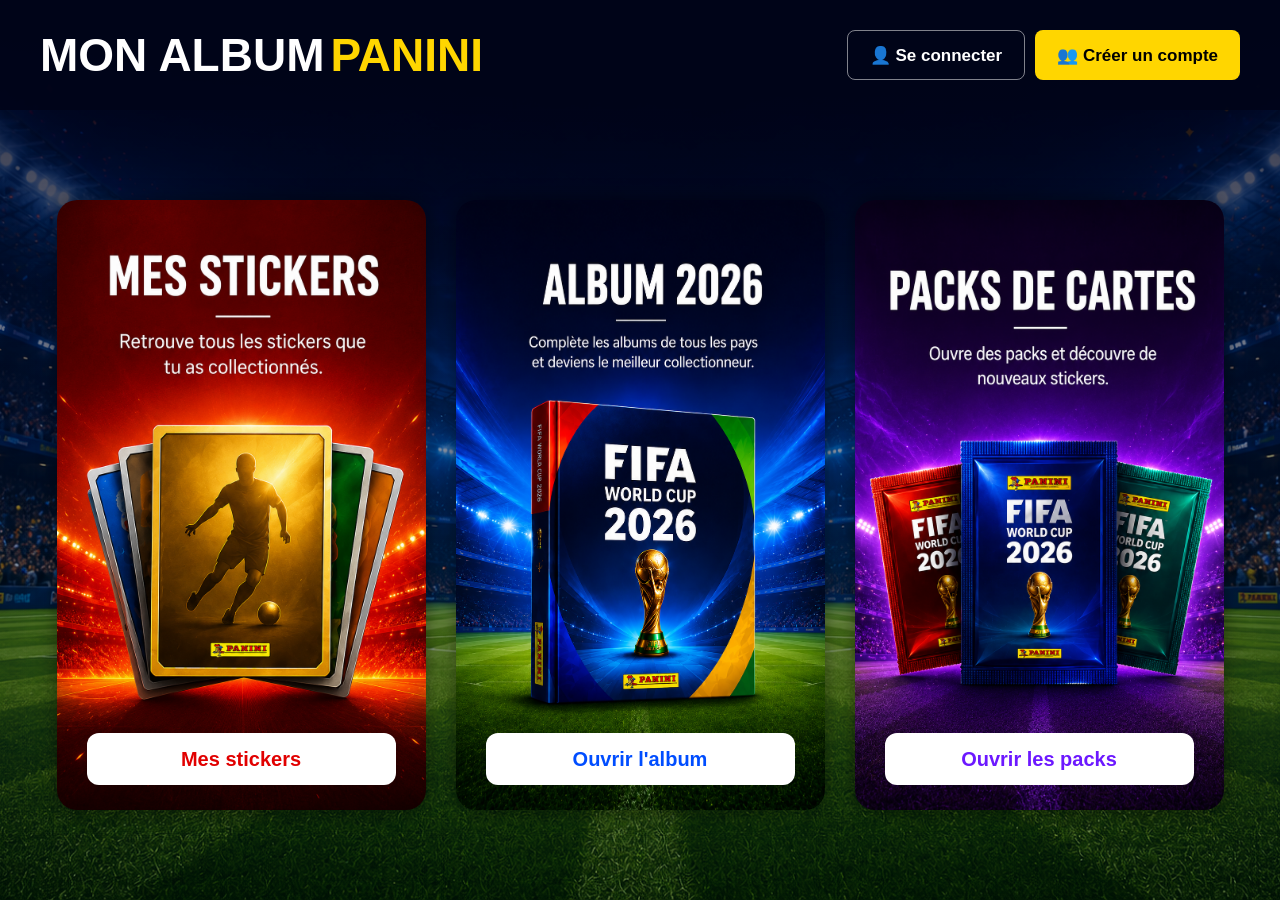
<file: index.html>
<!DOCTYPE html>
<html lang="fr">

<head>
  <meta charset="UTF-8">
  <meta name="viewport" content="width=device-width, initial-scale=1.0">
  <title>Mon Album Panini</title>

  <link rel="stylesheet" href="css/style.css">
</head>

<body>

<header>

  <!-- Titre centré -->
  <div class="logo-text">
    <span>MON ALBUM</span>
    <strong>PANINI</strong>
  </div>

  <!-- Boutons à droite -->
  <div class="header-buttons">

    <button class="btn-login" onclick="window.location.href='login.html'">
      👤 Se connecter
    </button>

    <button class="btn-register" onclick="window.location.href='register.html'">
      👥 Créer un compte
    </button>

  </div>

</header>

<main>

  <div class="card stickers">
    <button onclick="window.location.href='stickers.html'">
      Mes stickers
    </button>
  </div>

  <div class="card album">
    <button onclick="window.location.href='album.html'">
      Ouvrir l'album
    </button>
  </div>

  <div class="card packs">
    <button onclick="window.location.href='packs.html'">
      Ouvrir les packs
    </button>
  </div>

</main>

</body>
</html>
</file>
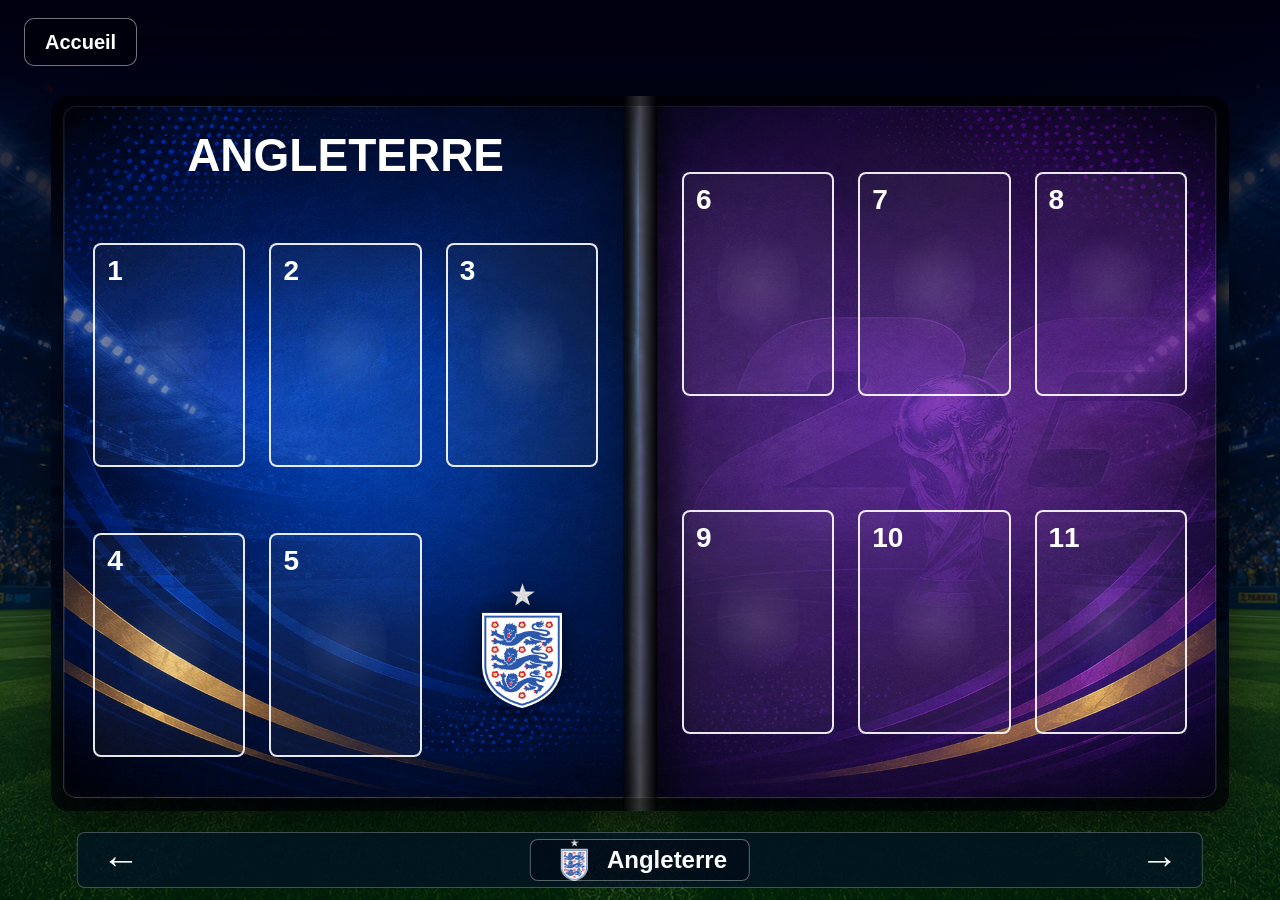
<file: album.html>
<!DOCTYPE html>
<html lang="fr">
<head>
    <meta charset="UTF-8">
    <meta name="viewport" content="width=device-width, initial-scale=1.0">
    <title>Album 2026</title>
    <link rel="stylesheet" href="css/album.css">
</head>
<body>

<a href="index.html" class="back-btn">Accueil</a>

<section class="album-wrapper">
    <div class="book">

        <div class="page page-left">

            <div class="team-header">
                <h1 id="team-name">France</h1>
            </div>

            <div class="stickers-grid left-grid" id="left-grid"></div>

        </div>

        <div class="page page-right">

            <div class="stickers-grid right-grid" id="right-grid"></div>

        </div>

    </div>
</section>

<nav class="album-nav">

    <button id="prev-team">←</button>

    <button id="team-selector">
        <img id="nav-flag" src="images/france.png" alt="Écusson">
        <span id="nav-team">France</span>
    </button>

    <button id="next-team">→</button>

</nav>

<div class="country-menu" id="country-menu"></div>

<script src="js/album.js"></script>

</body>
</html>
</file>
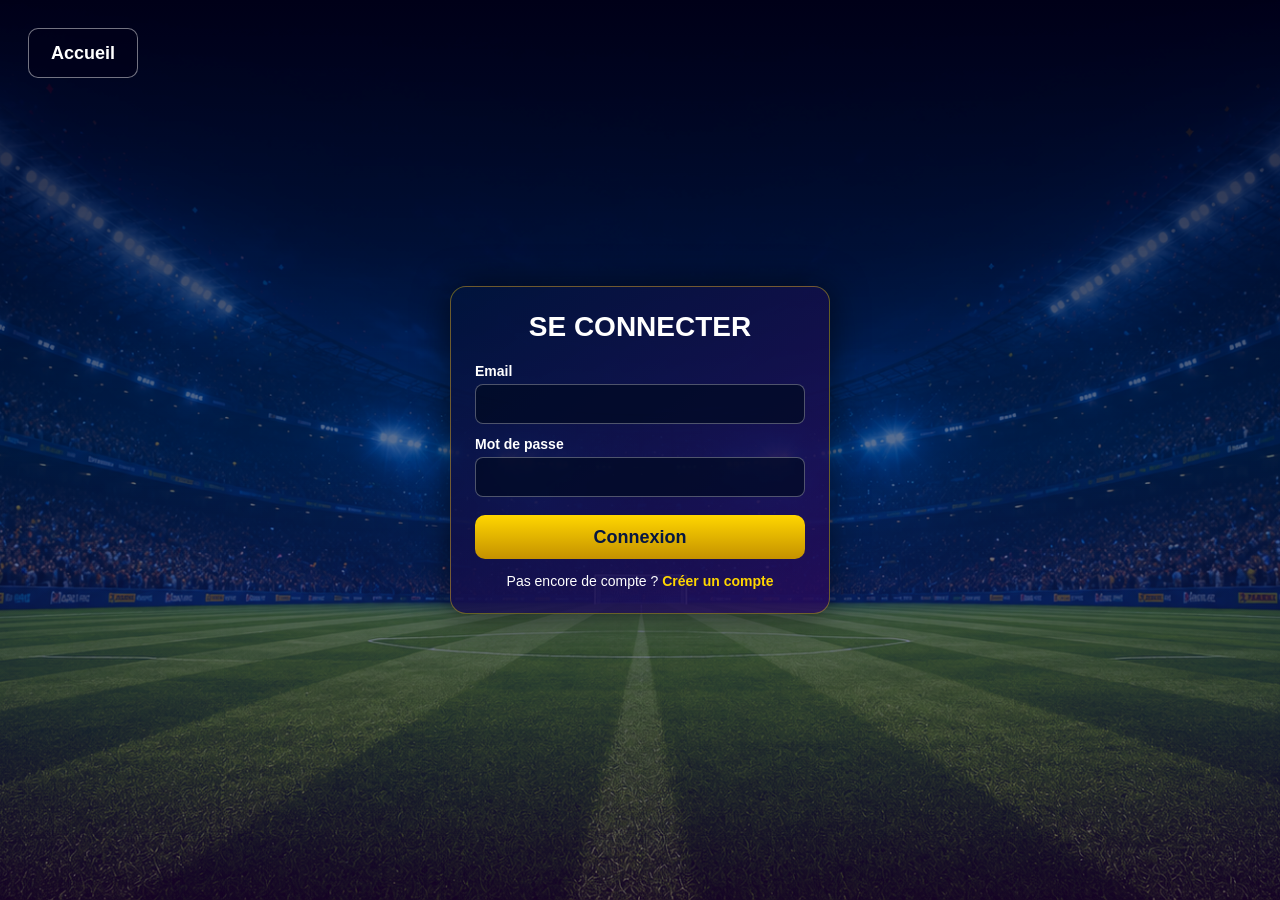
<file: login.html>
<!DOCTYPE html>
<html lang="fr">
<head>
    <meta charset="UTF-8">
    <meta name="viewport" content="width=device-width, initial-scale=1.0">
    <title>Connexion</title>
    <link rel="stylesheet" href="css/auth.css">
</head>
<body>

<a href="index.html" class="back-btn">Accueil</a>

<main class="auth-page">

    <form class="auth-card" id="login-form">

        <h1>SE CONNECTER</h1>

        <div class="input-group">
            <label for="email">Email</label>
            <input type="email" id="email" name="email" required>
        </div>

        <div class="input-group">
            <label for="motDePasse">Mot de passe</label>
            <input type="password" id="motDePasse" name="motDePasse" required>
        </div>

        <button type="submit">Connexion</button>

        <p>
            Pas encore de compte ?
            <a href="register.html">Créer un compte</a>
        </p>

    </form>

</main>

<script src="js/login.js"></script>
</body>
</html>
</file>
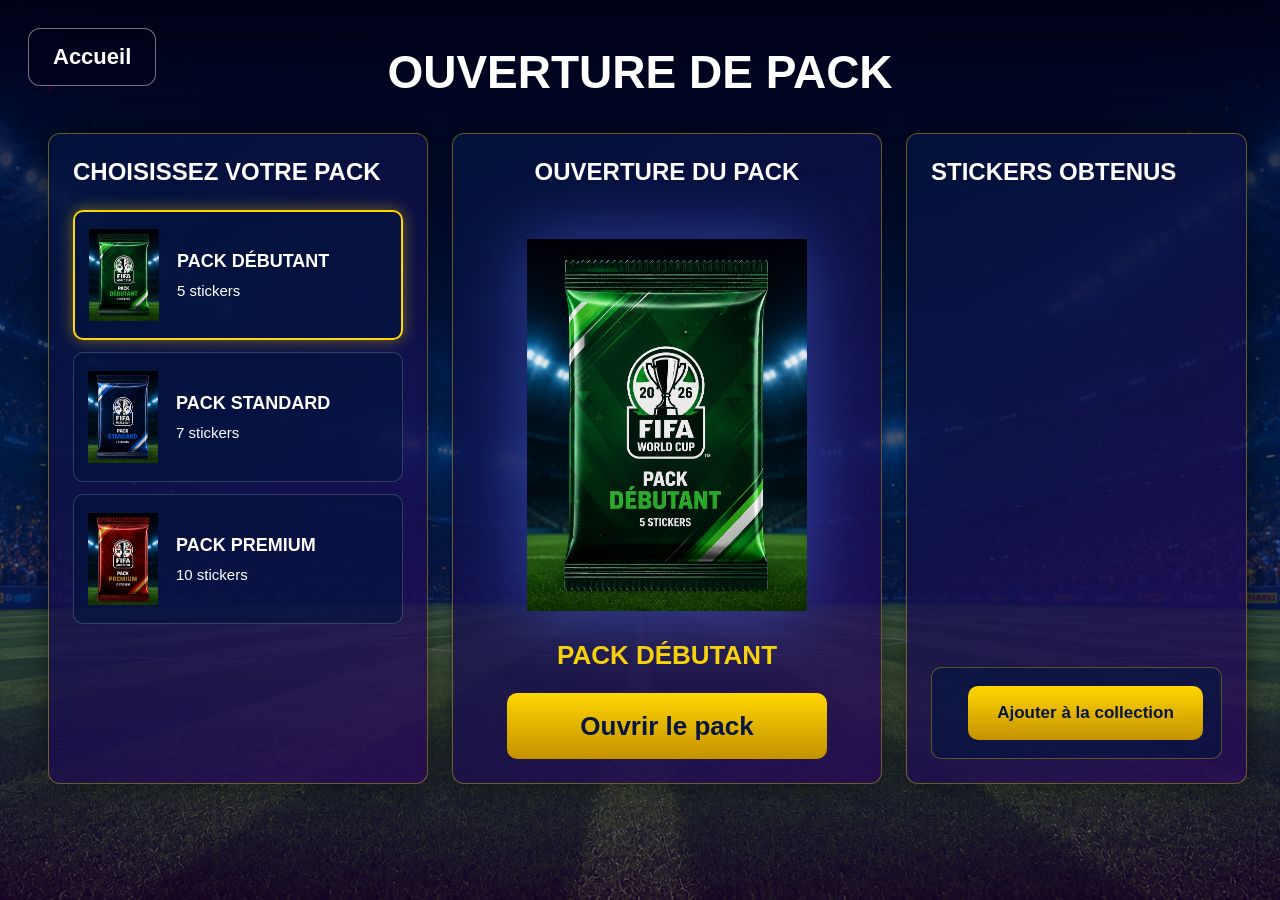
<file: packs.html>
<!DOCTYPE html>
<html lang="fr">
<head>
    <meta charset="UTF-8">
    <meta name="viewport" content="width=device-width, initial-scale=1.0">
    <title>Ouverture de pack</title>
    <link rel="stylesheet" href="css/packs.css">
</head>
<body>

<a href="index.html" class="back-btn">Accueil</a>

<main class="packs-page">

    <h1>OUVERTURE DE PACK</h1>

    <section class="packs-layout">

        <div class="panel pack-list">
            <h2>CHOISISSEZ VOTRE PACK</h2>

            <button class="pack-option active" data-pack="debutant" data-count="5">
                <img src="images/pack-debutant.png" alt="">
                <div>
                    <strong>PACK DÉBUTANT</strong>
                    <span>5 stickers</span>
                </div>
            </button>

            <button class="pack-option" data-pack="standard" data-count="7">
                <img src="images/pack-standard.png" alt="">
                <div>
                    <strong>PACK STANDARD</strong>
                    <span>7 stickers</span>
                </div>
            </button>

            <button class="pack-option" data-pack="premium" data-count="10">
                <img src="images/pack-premium.png" alt="">
                <div>
                    <strong>PACK PREMIUM</strong>
                    <span>10 stickers</span>
                </div>
            </button>
        </div>

        <div class="panel pack-opening">
            <h2>OUVERTURE DU PACK</h2>

            <img id="big-pack" src="images/pack-debutant.png" alt="Pack">

            <h3 id="pack-title">PACK DÉBUTANT</h3>

            <button id="open-pack">Ouvrir le pack</button>
        </div>

        <div class="panel results-panel">
            <h2>STICKERS OBTENUS</h2>

            <div id="results" class="results"></div>

            <div class="result-footer">
                <p id="result-text"></p>

                <button id="go-to-stickers">
                    Ajouter à la collection
                </button>
            </div>
        </div>

    </section>

</main>

<script src="js/packs.js"></script>
</body>
</html>
</file>
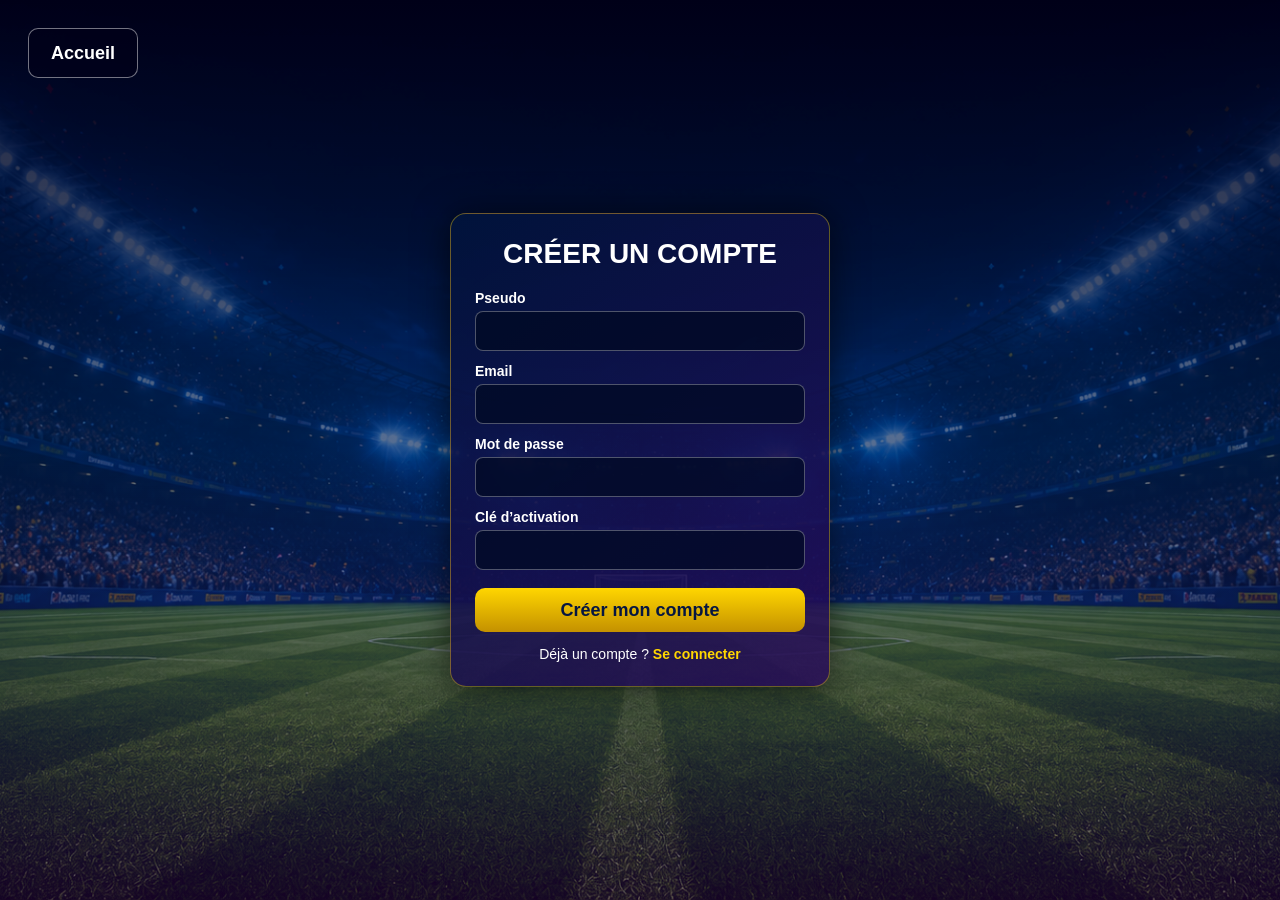
<file: register.html>
<!DOCTYPE html>
<html lang="fr">
<head>
  <meta charset="UTF-8">
  <meta name="viewport" content="width=device-width, initial-scale=1.0">
  <title>Créer un compte</title>
  <link rel="stylesheet" href="css/auth.css">
</head>
<body>

<a href="index.html" class="back-btn">Accueil</a>

<main class="auth-page">

  <form class="auth-card" id="register-form">

    <h1>CRÉER UN COMPTE</h1>

    <div class="input-group">
      <label for="pseudo">Pseudo</label>
      <input type="text" id="pseudo" name="pseudo" required>
    </div>

    <div class="input-group">
      <label for="email">Email</label>
      <input type="email" id="email" name="email" required>
    </div>

    <div class="input-group">
      <label for="motDePasse">Mot de passe</label>
      <input type="password" id="motDePasse" name="motDePasse" required>
    </div>

    <div class="input-group">
      <label for="cle">Clé d’activation</label>
      <input type="text" id="cle" name="cle" maxlength="256" required>
    </div>

    <button type="submit">Créer mon compte</button>

    <p>
      Déjà un compte ?
      <a href="login.html">Se connecter</a>
    </p>

  </form>

</main>

<script src="js/register.js"></script>
</body>
</html>
</file>
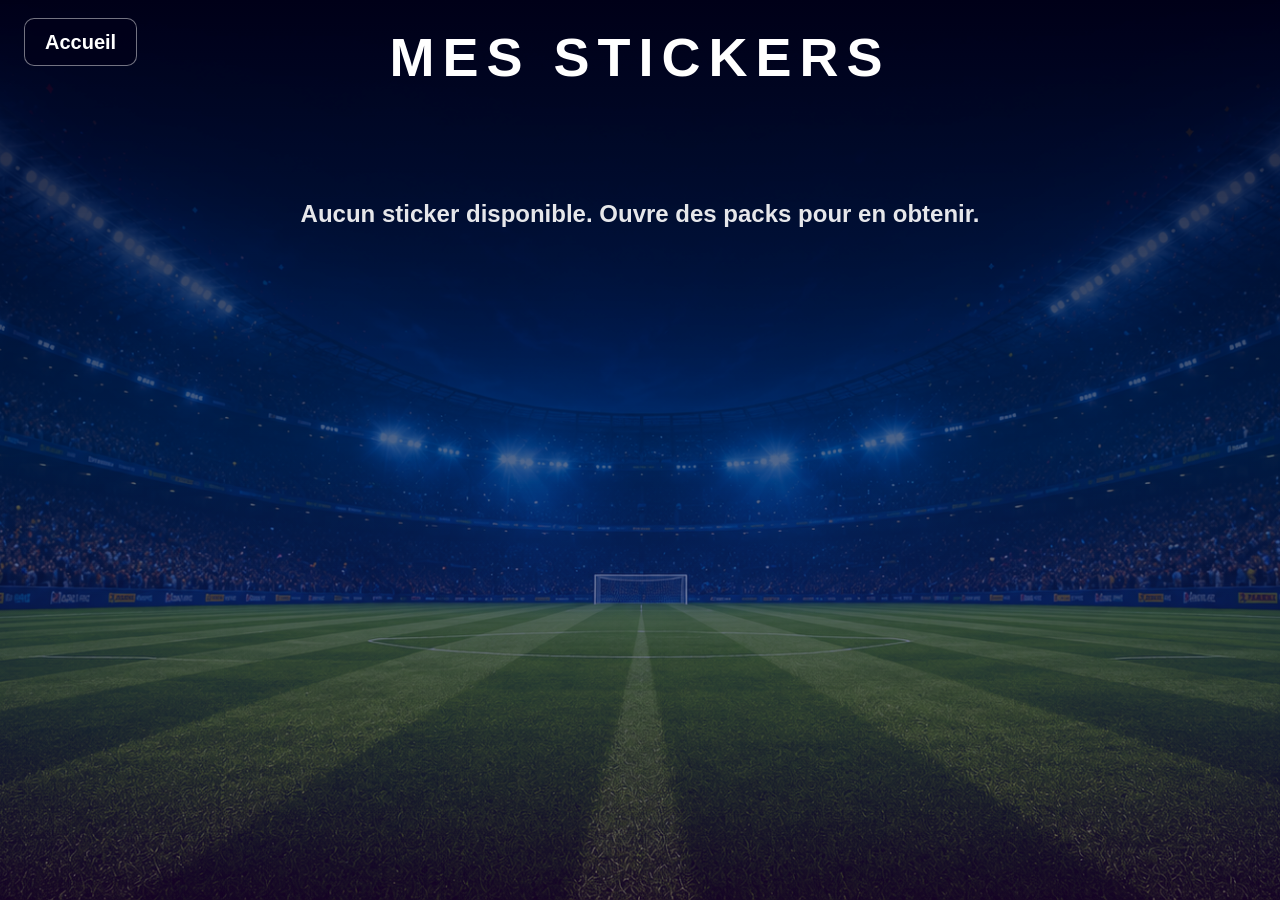
<file: stickers.html>
<!DOCTYPE html>
<html lang="fr">
<head>
  <meta charset="UTF-8">
  <meta name="viewport" content="width=device-width, initial-scale=1.0">
  <title>Mes stickers</title>
  <link rel="stylesheet" href="css/stickers.css">
</head>
<body>

<a href="index.html" class="back-btn">Accueil</a>

<main class="stickers-page">

  <h1>MES STICKERS</h1>

  <section id="stickers-grid" class="stickers-grid"></section>

</main>

<script src="js/stickers.js"></script>
</body>
</html>
</file>
<file: css/style.css>
*{
    margin:0;
    padding:0;
    box-sizing:border-box;
}

body{
    min-height:100vh;
    font-family:Arial, Helvetica, sans-serif;
    background:url("../images/stadium-bg.png") center/cover no-repeat;
    overflow:hidden;
    position:relative;
}

body::before{
    content:"";
    position:fixed;
    inset:0;
    background:linear-gradient(
            to bottom,
            rgba(0,0,20,.88),
            rgba(0,20,60,.45),
            rgba(0,50,15,.25)
    );
    z-index:0;
}

/* HEADER */

header{
    position:relative;
    z-index:2;
    height:72px;
    display:flex;
    justify-content:space-between;
    align-items:center;
    padding:10px 22px;
    background:rgba(0,5,25,.92);
}

.logo-text{
    display:flex;
    align-items:center;
    gap:6px;
}

.logo-text span,
.logo-text strong{
    font-size:28px;
    font-weight:900;
    line-height:1;
}

.logo-text span{
    color:white;
}

.logo-text strong{
    color:#FFD600;
}

.header-buttons{
    display:flex;
    gap:10px;
}

.btn-login,
.btn-register{
    height:38px;
    padding:0 14px;
    border-radius:8px;
    font-size:13px;
    font-weight:800;
    cursor:pointer;
}

.btn-login{
    border:1px solid rgba(255,255,255,.5);
    background:transparent;
    color:white;
}

.btn-register{
    border:none;
    background:#FFD600;
    color:black;
}

/* CONTENU */

main{
    position:relative;
    z-index:2;
    height:calc(100vh - 72px);
    display:flex;
    justify-content:center;
    align-items:center;
    gap:20px;
    padding:10px 20px;
}

/* CARTES */

.card{
    width:26%;
    max-width:280px;
    height:300px;
    border-radius:16px;
    background-size:cover;
    background-position:center;
    display:flex;
    justify-content:center;
    align-items:flex-end;
    padding:0 14px 12px;
    box-shadow:0 0 20px rgba(0,0,0,.45);
    overflow:hidden;
}

.stickers{
    background-image:url("../images/onglet-stickers.png");
}

.album{
    background-image:url("../images/onglet-album.png");
}

.packs{
    background-image:url("../images/onglet-packs.png");
}

/* BOUTONS */

.card button{
    width:100%;
    height:34px;
    border:none;
    border-radius:8px;
    background:white;
    font-size:13px;
    font-weight:900;
    cursor:pointer;
    transition:.2s;
}

.card button:hover{
    transform:translateY(-2px);
}

.stickers button{
    color:#E10000;
}

.album button{
    color:#004DFF;
}

.packs button{
    color:#6C18FF;
}

/* GRAND ÉCRAN */

@media screen and (min-width:1200px){

    header{
        height:110px;
        padding:20px 40px;
    }

    .logo-text span,
    .logo-text strong{
        font-size:46px;
    }

    .btn-login,
    .btn-register{
        height:50px;
        padding:0 22px;
        font-size:17px;
    }

    main{
        height:calc(100vh - 110px);
        gap:30px;
        padding:25px;
    }

    .card{
        width:30%;
        max-width:440px;
        height:610px;
        border-radius:20px;
        padding:0 30px 25px;
    }

    .card button{
        height:52px;
        font-size:20px;
        border-radius:12px;
    }
}
</file>
<file: css/album.css>
*{
    margin:0;
    padding:0;
    box-sizing:border-box;
}

html,
body{
    width:100%;
    height:100%;
}

body{
    font-family:Arial, Helvetica, sans-serif;
    color:white;
    background:url("../images/stadium-bg.png") center/cover no-repeat;
    overflow:hidden;
    position:relative;
}

body::before{
    content:"";
    position:fixed;
    inset:0;
    background:linear-gradient(
            to bottom,
            rgba(0,0,15,.92),
            rgba(0,20,55,.65),
            rgba(0,55,20,.45)
    );
    z-index:0;
}

.back-btn{
    position:fixed;
    top:18px;
    left:24px;
    z-index:20;
    height:48px;
    padding:0 20px;
    display:flex;
    align-items:center;
    border:1px solid rgba(255,255,255,.45);
    border-radius:10px;
    color:white;
    text-decoration:none;
    font-size:20px;
    font-weight:800;
    background:rgba(0,0,10,.55);
}

/* ALBUM */

.album-wrapper{
    position:relative;
    z-index:2;
    height:100vh;
    padding:88px 0 82px;
    display:flex;
    justify-content:center;
    align-items:center;
}

.book{
    width:92vw;
    max-width:1500px;
    height:calc(100vh - 185px);
    display:flex;
    position:relative;
    filter:drop-shadow(0 25px 35px rgba(0,0,0,.65));
}

.book::before{
    content:"";
    position:absolute;
    left:50%;
    top:0;
    width:34px;
    height:100%;
    transform:translateX(-50%);
    background:linear-gradient(
            to right,
            rgba(0,0,0,.65),
            rgba(255,255,255,.18),
            rgba(0,0,0,.65)
    );
    z-index:5;
}

.page{
    width:50%;
    height:100%;
    padding:32px 42px;
    position:relative;
    overflow:hidden;
    display:flex;
    flex-direction:column;
}

/* FOND IMAGE ALBUM 2026 */

.page-left{
    background-image:url("../images/album-bg-2026.png");
    background-size:200% 100%;
    background-position:left center;
    background-repeat:no-repeat;
    border-radius:18px 0 0 18px;
}

.page-right{
    background-image:url("../images/album-bg-2026.png");
    background-size:200% 100%;
    background-position:right center;
    background-repeat:no-repeat;
    border-radius:0 18px 18px 0;
}

/* HEADER PAYS */

.team-header{
    position:relative;
    z-index:2;
    height:74px;
    flex-shrink:0;
    margin-bottom:20px;
}

.team-header h1{
    position:absolute;
    top:0;
    left:50%;
    transform:translateX(-50%);
    width:100%;
    text-align:center;
    font-size:46px;
    font-weight:900;
    text-transform:uppercase;
    white-space:nowrap;
}

/* GRILLES */

.stickers-grid{
    position:relative;
    z-index:2;
    width:100%;
    flex:1;
    display:grid;
    align-content:start;
    justify-items:center;
}

.left-grid,
.right-grid{
    grid-template-columns:repeat(3, 1fr);
    grid-template-rows:repeat(2, 1fr);
    gap:24px;
}

/* CASE STICKER */

.sticker-slot{
    width:min(100%, 170px);
    aspect-ratio:0.68 / 1;
    height:auto;
    justify-self:center;
    align-self:center;
    border:2px solid rgba(255,255,255,.9);
    border-radius:8px;
    position:relative;
    overflow:hidden;
    background:rgba(255,255,255,.04);
}

.sticker-slot::before{
    content:attr(data-number);
    position:absolute;
    top:10px;
    left:12px;
    z-index:2;
    font-size:28px;
    font-weight:900;
    color:white;
}

.sticker-slot::after{
    content:"";
    position:absolute;
    inset:22%;
    border-radius:50%;
    opacity:.15;
    background:radial-gradient(circle, rgba(255,255,255,.7), transparent 70%);
}

/* ÉCUSSON DANS LA GRILLE */

.emblem-slot{
    width:min(100%, 170px);
    aspect-ratio:0.68 / 1;
    display:flex;
    align-items:center;
    justify-content:center;
    justify-self:center;
    align-self:center;
}

.emblem-slot img{
    max-width:125px;
    max-height:125px;
    width:auto;
    height:auto;
    object-fit:contain;
    border:none;
    border-radius:0;
    display:block;
    filter:drop-shadow(0 0 12px rgba(0,0,0,.65));
}

/* STICKER COLLÉ */

.sticker-slot img{
    position:absolute;
    inset:0;
    width:100%;
    height:100%;
    object-fit:cover;
    display:block;
    border-radius:6px;
}

.sticker-slot.filled{
    border:none;
    background:transparent;
}

.sticker-slot.filled::before,
.sticker-slot.filled::after{
    display:none;
}

/* EMPLACEMENT À COLLER */

.sticker-slot.ready-to-place{
    border:3px solid #FFD600;
    box-shadow:
            0 0 16px rgba(255,214,0,.95),
            inset 0 0 16px rgba(255,214,0,.35);
    animation:pulseSticker .9s infinite alternate;
}

@keyframes pulseSticker{
    from{
        transform:scale(1);
    }
    to{
        transform:scale(1.04);
    }
}

/* NAVIGATION */

.album-nav{
    position:fixed;
    left:50%;
    bottom:12px;
    transform:translateX(-50%);
    z-index:20;
    width:88vw;
    max-width:1300px;
    height:56px;
    padding:0 24px;
    display:flex;
    align-items:center;
    justify-content:space-between;
    border:1px solid rgba(255,255,255,.25);
    border-radius:8px;
    background:rgba(0,20,35,.78);
}

.album-nav button{
    border:none;
    background:none;
    color:white;
    cursor:pointer;
    font-size:38px;
    font-weight:900;
}

#team-selector{
    min-width:220px;
    height:42px;
    padding:0 20px;
    display:flex;
    align-items:center;
    justify-content:center;
    gap:12px;
    border:1px solid rgba(255,255,255,.35);
    border-radius:8px;
    background:rgba(0,0,20,.35);
    font-size:24px;
    font-weight:800;
}

#nav-flag{
    width:42px;
    height:42px;
    object-fit:contain;
    border:none;
}

/* MENU PAYS */

.country-menu{
    position:fixed;
    left:50%;
    bottom:76px;
    transform:translateX(-50%);
    z-index:30;
    width:260px;
    display:none;
    flex-direction:column;
    border-radius:10px;
    overflow:hidden;
    background:rgba(0,8,25,.95);
    border:1px solid rgba(255,255,255,.35);
}

.country-menu.active{
    display:flex;
}

.country-menu button{
    height:46px;
    border:none;
    border-bottom:1px solid rgba(255,255,255,.1);
    background:none;
    color:white;
    font-size:18px;
    font-weight:800;
    cursor:pointer;
    display:flex;
    align-items:center;
    justify-content:center;
}

.country-menu button:hover{
    background:rgba(255,255,255,.1);
}

/* IPHONE 14 PRO MAX PAYSAGE */

@media screen and (orientation:landscape) and (max-height:500px){

    .back-btn{
        top:10px;
        left:14px;
        height:34px;
        padding:0 14px;
        font-size:15px;
    }

    .album-wrapper{
        padding:54px 0 52px;
    }

    .book{
        width:94vw;
        max-width:none;
        height:calc(100vh - 112px);
        max-height:320px;
    }

    .page{
        padding:12px 16px;
    }

    .team-header{
        height:34px;
        margin-bottom:8px;
    }

    .team-header h1{
        font-size:22px;
    }

    .left-grid,
    .right-grid{
        grid-template-columns:repeat(3, 1fr);
        grid-template-rows:repeat(2, 1fr);
        gap:14px 16px;
        align-items:start;
        justify-items:center;
        align-content:start;
    }

    .sticker-slot,
    .emblem-slot{
        width:54%;
        aspect-ratio:0.68 / 1;
        height:auto;
        border-radius:6px;
    }

    .sticker-slot{
        border-width:1.5px;
    }

    .emblem-slot img{
        max-width:58px;
        max-height:58px;
    }

    .sticker-slot::before{
        top:5px;
        left:7px;
        font-size:14px;
    }

    .sticker-slot::after{
        inset:24%;
    }

    .album-nav{
        width:86vw;
        height:38px;
        bottom:8px;
        padding:0 18px;
    }

    .album-nav button{
        font-size:28px;
    }

    #team-selector{
        min-width:170px;
        height:30px;
        padding:0 12px;
        gap:8px;
        font-size:16px;
    }

    #nav-flag{
        width:28px;
        height:28px;
    }

    .country-menu{
        width:220px;
        bottom:54px;
    }

    .country-menu button{
        height:36px;
        font-size:14px;
    }
}
</file>
<file: css/auth.css>
*{
    margin:0;
    padding:0;
    box-sizing:border-box;
}

body{
    min-height:100vh;
    font-family:Arial, Helvetica, sans-serif;
    color:white;
    background:url("../images/stadium-bg.png") center/cover no-repeat;
    overflow:hidden;
    position:relative;
}

body::before{
    content:"";
    position:fixed;
    inset:0;
    background:linear-gradient(
            to bottom,
            rgba(0,0,25,.92),
            rgba(0,35,90,.65),
            rgba(55,0,95,.38)
    );
    z-index:0;
}

.back-btn{
    position:fixed;
    top:28px;
    left:28px;
    z-index:5;
    height:50px;
    padding:0 22px;
    display:flex;
    align-items:center;
    border:1px solid rgba(255,255,255,.45);
    border-radius:10px;
    color:white;
    text-decoration:none;
    font-size:18px;
    font-weight:800;
    background:rgba(0,0,25,.65);
}

.auth-page{
    position:relative;
    z-index:2;
    min-height:100vh;
    display:flex;
    justify-content:center;
    align-items:center;
    padding:20px;
}

.auth-card{
    width:380px;
    max-height:85vh;
    overflow-y:auto;
    padding:24px;
    border:1px solid rgba(255,214,0,.38);
    border-radius:16px;
    background:linear-gradient(
            145deg,
            rgba(0,20,60,.9),
            rgba(40,10,90,.82)
    );
    box-shadow:0 0 35px rgba(0,0,0,.6);
}

.auth-card h1{
    text-align:center;
    font-size:28px;
    font-weight:900;
    margin-bottom:20px;
}

.input-group{
    margin-bottom:12px;
}

.input-group label{
    display:block;
    margin-bottom:5px;
    font-size:14px;
    font-weight:800;
}

.input-group input{
    width:100%;
    height:40px;
    padding:0 14px;
    border:1px solid rgba(255,255,255,.3);
    border-radius:8px;
    background:rgba(0,10,35,.75);
    color:white;
    font-size:15px;
    outline:none;
}

.input-group input:focus{
    border-color:#FFD600;
}

.auth-card button{
    width:100%;
    height:44px;
    margin-top:6px;
    border:none;
    border-radius:10px;
    background:linear-gradient(180deg,#FFD600,#C49100);
    color:#061641;
    font-size:18px;
    font-weight:900;
    cursor:pointer;
}

.auth-card p{
    margin-top:14px;
    text-align:center;
    font-size:14px;
}

.auth-card a{
    color:#FFD600;
    font-weight:900;
    text-decoration:none;
}

@media screen and (max-width:950px) and (orientation:landscape){

    .back-btn{
        top:10px;
        left:12px;
        height:34px;
        padding:0 12px;
        font-size:14px;
    }

    .auth-page{
        padding:12px;
    }

    .auth-card{
        width:350px;
        max-height:90vh;
        padding:18px;
    }

    .auth-card h1{
        font-size:22px;
        margin-bottom:14px;
    }

    .input-group{
        margin-bottom:8px;
    }

    .input-group label{
        font-size:12px;
        margin-bottom:4px;
    }

    .input-group input{
        height:32px;
        font-size:13px;
    }

    .auth-card button{
        height:38px;
        font-size:15px;
    }

    .auth-card p{
        margin-top:10px;
        font-size:12px;
    }
}
</file>
<file: css/packs.css>
*{
    margin:0;
    padding:0;
    box-sizing:border-box;
}

body{
    min-height:100vh;
    font-family:Arial, Helvetica, sans-serif;
    color:white;
    background:url("../images/stadium-bg.png") center/cover no-repeat;
    overflow:hidden;
    position:relative;
}

body::before{
    content:"";
    position:fixed;
    inset:0;
    background:linear-gradient(
            to bottom,
            rgba(0,0,25,.92),
            rgba(0,35,90,.68),
            rgba(55,0,95,.38)
    );
    z-index:0;
}

.back-btn{
    position:fixed;
    top:28px;
    left:28px;
    z-index:5;
    height:58px;
    padding:0 24px;
    display:flex;
    align-items:center;
    border:1px solid rgba(255,255,255,.45);
    border-radius:12px;
    color:white;
    text-decoration:none;
    font-size:22px;
    font-weight:800;
    background:rgba(0,0,25,.65);
}

.packs-page{
    position:relative;
    z-index:2;
    min-height:100vh;
    padding:45px 48px 40px;
}

.packs-page h1{
    text-align:center;
    font-size:46px;
    font-weight:900;
    margin-bottom:34px;
}

.packs-layout{
    display:grid;
    grid-template-columns:380px 430px 1fr;
    gap:24px;
    align-items:stretch;
}

.panel{
    min-height:620px;
    padding:24px;
    border:1px solid rgba(255,214,0,.38);
    border-radius:12px;
    background:linear-gradient(
            145deg,
            rgba(0,20,60,.86),
            rgba(40,10,90,.78)
    );
    box-shadow:0 0 30px rgba(0,0,0,.55);
}

.panel h2{
    font-size:24px;
    margin-bottom:24px;
}

/* LISTE DES PACKS */

.pack-option{
    width:100%;
    height:130px;
    margin-bottom:12px;
    padding:14px;
    display:flex;
    align-items:center;
    gap:18px;
    border:1px solid rgba(255,255,255,.18);
    border-radius:10px;
    background:rgba(0,20,60,.58);
    color:white;
    cursor:pointer;
    text-align:left;
}

.pack-option.active{
    border:2px solid #FFD600;
    box-shadow:0 0 16px rgba(255,214,0,.42);
}

.pack-option img{
    width:70px;
    height:92px;
    object-fit:cover;
}

.pack-option div{
    flex:1;
    display:flex;
    flex-direction:column;
    gap:10px;
}

.pack-option strong{
    font-size:18px;
}

.pack-option span,
.pack-option small{
    font-size:15px;
}

.pack-option small{
    color:#FFD600;
}

/* PACK AU CENTRE */

.pack-opening{
    display:flex;
    flex-direction:column;
    align-items:center;
}

#big-pack{
    width:280px;
    height:380px;
    object-fit:contain;
    margin:25px 0;
    filter:drop-shadow(0 0 35px rgba(90,120,255,.48));
}

#pack-title{
    color:#FFD600;
    font-size:26px;
    margin-bottom:22px;
}

#open-pack{
    width:320px;
    height:66px;
    border:none;
    border-radius:10px;
    background:linear-gradient(180deg,#FFD600,#C49100);
    color:#061641;
    font-size:26px;
    font-weight:900;
    cursor:pointer;
}

/* STICKERS OBTENUS */

.results-panel{
    display:flex;
    flex-direction:column;
}

.results{
    flex:1;
    display:grid;
    grid-template-columns:repeat(auto-fit, 105px);
    justify-content:center;
    align-content:center;
    gap:14px;
    width:100%;
}

.sticker-card{
    width:105px;
    height:auto;
    border-radius:8px;
    border:2px solid rgba(255,255,255,.75);
    overflow:hidden;
    background:transparent;
    box-shadow:0 0 12px rgba(0,0,0,.55);
}

.sticker-card img{
    width:100%;
    display:block;
}

.result-footer{
    margin-top:auto;
    padding:18px;
    min-height:90px;
    display:flex;
    justify-content:space-between;
    align-items:center;
    gap:18px;
    border:1px solid rgba(255,214,0,.32);
    border-radius:10px;
    background:rgba(0,20,60,.55);
}

.result-footer p{
    display:block;
    flex:1;
    color:white;
    font-size:18px;
    font-weight:800;
    line-height:1.25;
}

.result-footer button{
    width:235px;
    height:54px;
    flex-shrink:0;
    border:none;
    border-radius:10px;
    background:linear-gradient(180deg,#FFD600,#C49100);
    color:#061641;
    font-size:17px;
    font-weight:900;
    cursor:pointer;
}

/* TELEPHONE PAYSAGE */

@media screen and (max-width:950px) and (orientation:landscape){

    .back-btn{
        top:10px;
        left:12px;
        height:34px;
        padding:0 12px;
        font-size:14px;
    }

    .packs-page{
        padding:18px 16px 12px;
    }

    .packs-page h1{
        font-size:28px;
        margin-bottom:22px;
    }

    .packs-layout{
        grid-template-columns:28% 30% 1fr;
        gap:10px;
    }

    .panel{
        min-height:330px;
        padding:12px;
    }

    .panel h2{
        font-size:14px;
        margin-bottom:12px;
    }

    .pack-option{
        height:82px;
        padding:8px;
        gap:8px;
    }

    .pack-option img{
        width:42px;
        height:58px;
    }

    .pack-option strong{
        font-size:12px;
    }

    .pack-option span,
    .pack-option small{
        font-size:11px;
    }

    #big-pack{
        width:135px;
        height:190px;
        margin:8px 0;
    }

    #pack-title{
        font-size:16px;
        margin-bottom:10px;
    }

    #open-pack{
        width:170px;
        height:42px;
        font-size:16px;
    }

    .results{
        grid-template-columns:repeat(auto-fit, 54px);
        gap:7px;
        width:100%;
        flex:1;
    }

    .sticker-card{
        width:54px;
        background:transparent;
    }

    .result-footer{
        margin-top:auto;
        padding:8px 10px;
        min-height:52px;
        display:flex;
        justify-content:space-between;
        align-items:center;
        gap:8px;
    }

    .result-footer p{
        display:block;
        font-size:11px;
        font-weight:800;
        line-height:1.15;
    }

    .result-footer button{
        width:125px;
        height:34px;
        font-size:11px;
    }
}
</file>
<file: css/stickers.css>
*{
    margin:0;
    padding:0;
    box-sizing:border-box;
}

html,
body{
    width:100%;
    min-height:100%;
}

body{
    font-family:Arial, Helvetica, sans-serif;
    color:white;
    background:url("../images/stadium-bg.png") center/cover no-repeat fixed;
    overflow-x:hidden;
    overflow-y:auto;
    position:relative;
}

body::before{
    content:"";
    position:fixed;
    inset:0;
    background:linear-gradient(
            to bottom,
            rgba(0,0,25,.92),
            rgba(0,35,90,.70),
            rgba(55,0,95,.38)
    );
    z-index:0;
}

.back-btn{
    position:fixed;
    top:18px;
    left:24px;
    z-index:10;
    height:48px;
    padding:0 20px;
    display:flex;
    align-items:center;
    border:1px solid rgba(255,255,255,.45);
    border-radius:10px;
    color:white;
    text-decoration:none;
    font-size:20px;
    font-weight:800;
    background:rgba(0,0,25,.65);
}

.stickers-page{
    position:relative;
    z-index:2;
    min-height:100vh;
    padding:26px 36px 60px;
}

.stickers-page h1{
    text-align:center;
    font-size:54px;
    font-weight:900;
    letter-spacing:8px;
    margin-bottom:32px;
}

.stickers-grid{
    display:grid;
    grid-template-columns:repeat(auto-fill, minmax(170px, 1fr));
    gap:20px;
    padding-bottom:50px;
}

.my-sticker{
    position:relative;
    width:100%;
    aspect-ratio:0.68 / 1;
    border:2px solid rgba(255,255,255,.35);
    border-radius:10px;
    overflow:hidden;
    background:linear-gradient(180deg,#071a55,#020819);
    box-shadow:0 0 18px rgba(0,0,0,.55);
}

.my-sticker img{
    width:100%;
    height:100%;
    object-fit:cover;
    display:block;
}

.add-btn{
    position:absolute;
    right:10px;
    bottom:10px;
    z-index:3;
    width:38px;
    height:38px;
    border:none;
    border-radius:50%;
    background:linear-gradient(180deg,#2f7dff,#0f47d7);
    color:white;
    font-size:28px;
    font-weight:900;
    cursor:pointer;
    box-shadow:0 0 14px rgba(47,125,255,.65);
}

.add-btn:hover{
    transform:scale(1.08);
}

.empty-message{
    grid-column:1 / -1;
    text-align:center;
    font-size:24px;
    font-weight:800;
    margin-top:80px;
    opacity:.9;
}

@media screen and (orientation:landscape) and (max-height:500px){

    .back-btn{
        top:10px;
        left:12px;
        height:34px;
        padding:0 12px;
        font-size:14px;
    }

    .stickers-page{
        padding:14px 18px 40px;
    }

    .stickers-page h1{
        font-size:34px;
        letter-spacing:5px;
        margin-bottom:18px;
    }

    .stickers-grid{
        grid-template-columns:repeat(auto-fill, minmax(130px, 1fr));
        gap:12px;
    }

    .add-btn{
        width:28px;
        height:28px;
        font-size:20px;
    }
}
</file>
